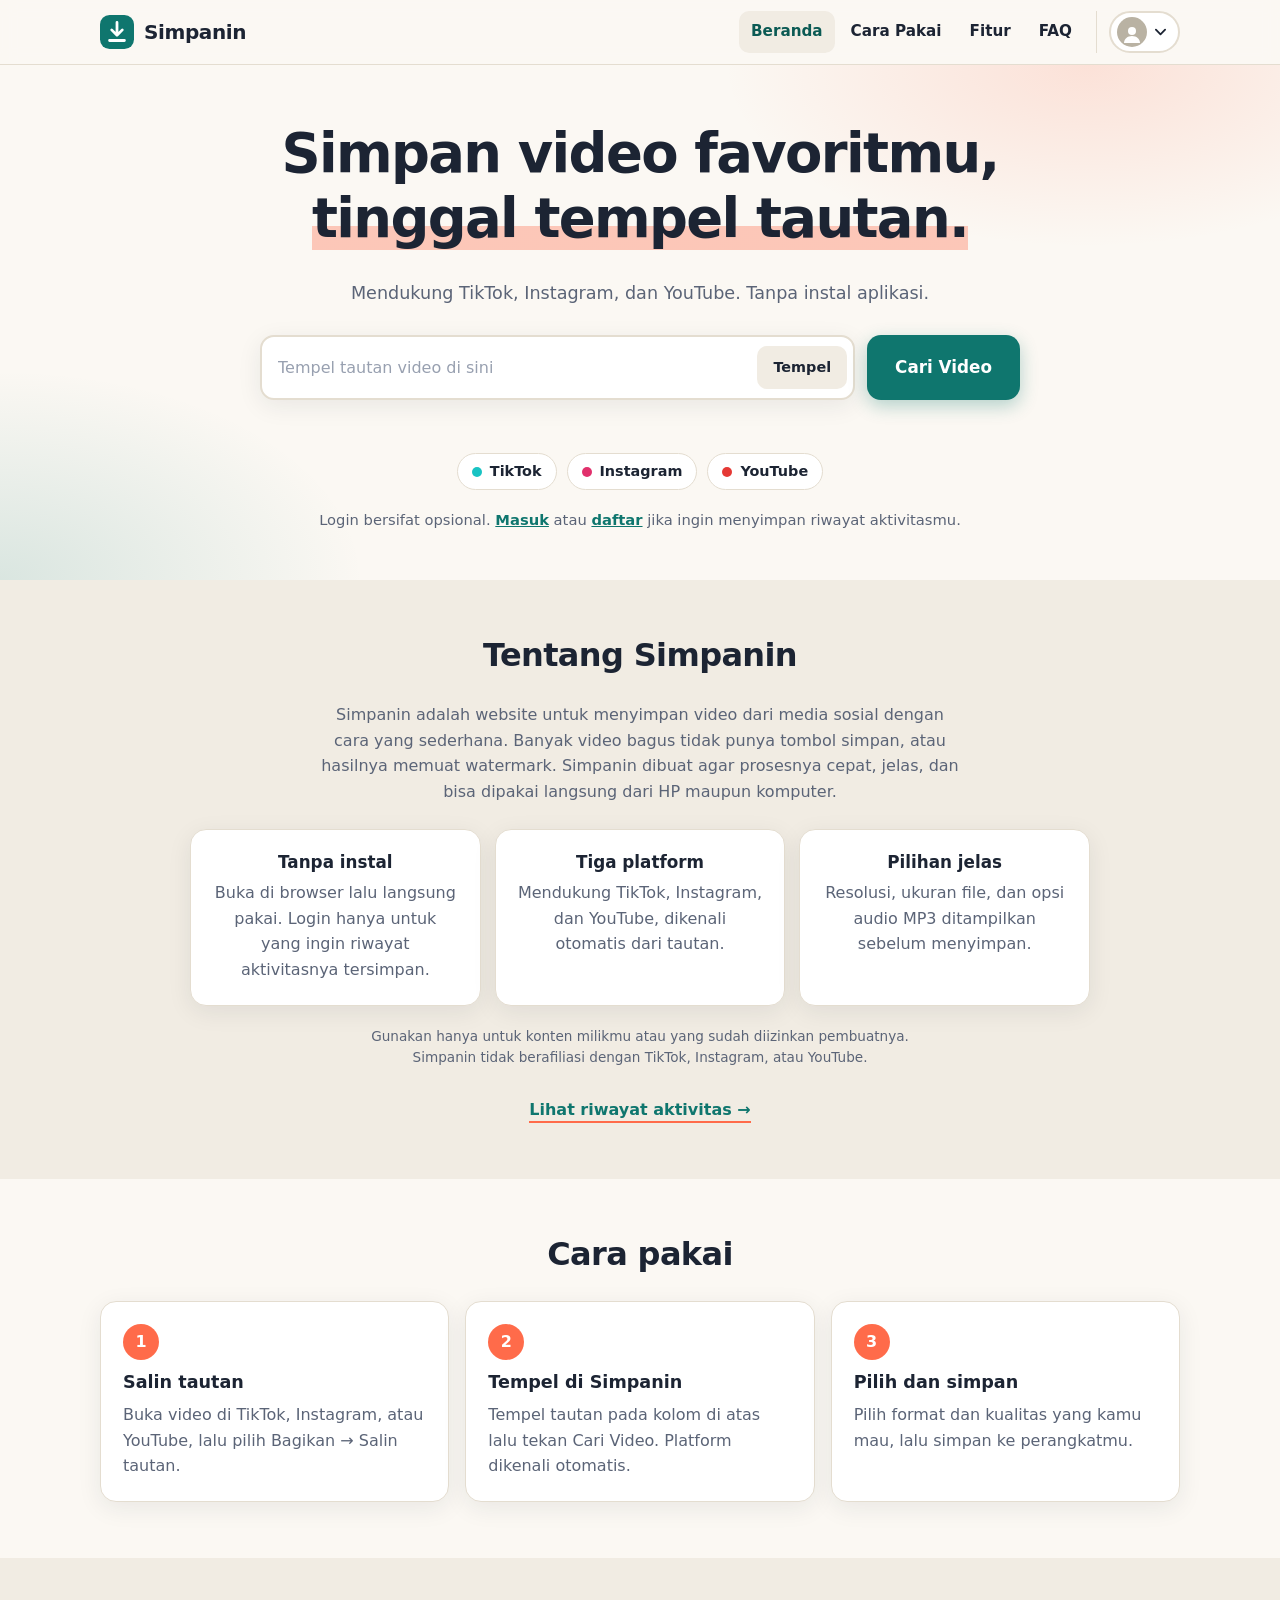
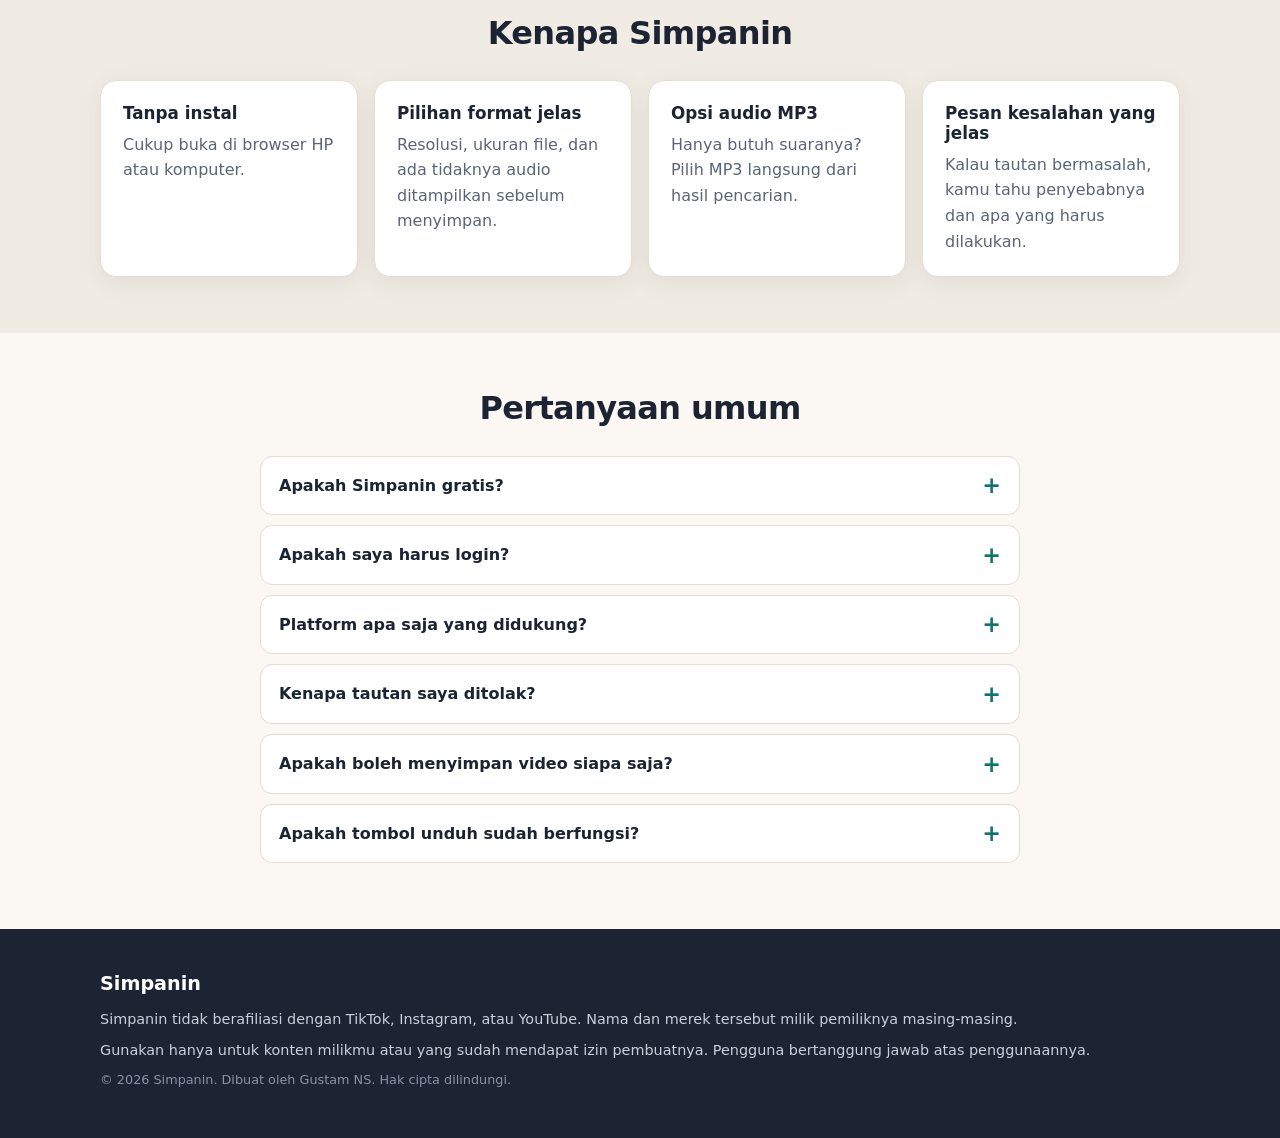
<file: index.html>
<!DOCTYPE html>
<html lang="id">
<head>
  <meta charset="UTF-8">
  <meta name="viewport" content="width=device-width, initial-scale=1">
  <title>Simpanin</title>
  <meta http-equiv="refresh" content="0; url=beranda.html">
  <link rel="canonical" href="beranda.html">
</head>
<body>
  <p>Mengalihkan ke <a href="beranda.html">Beranda Simpanin</a>...</p>
  <script>window.location.replace('beranda.html');</script>
</body>
</html>
</file>
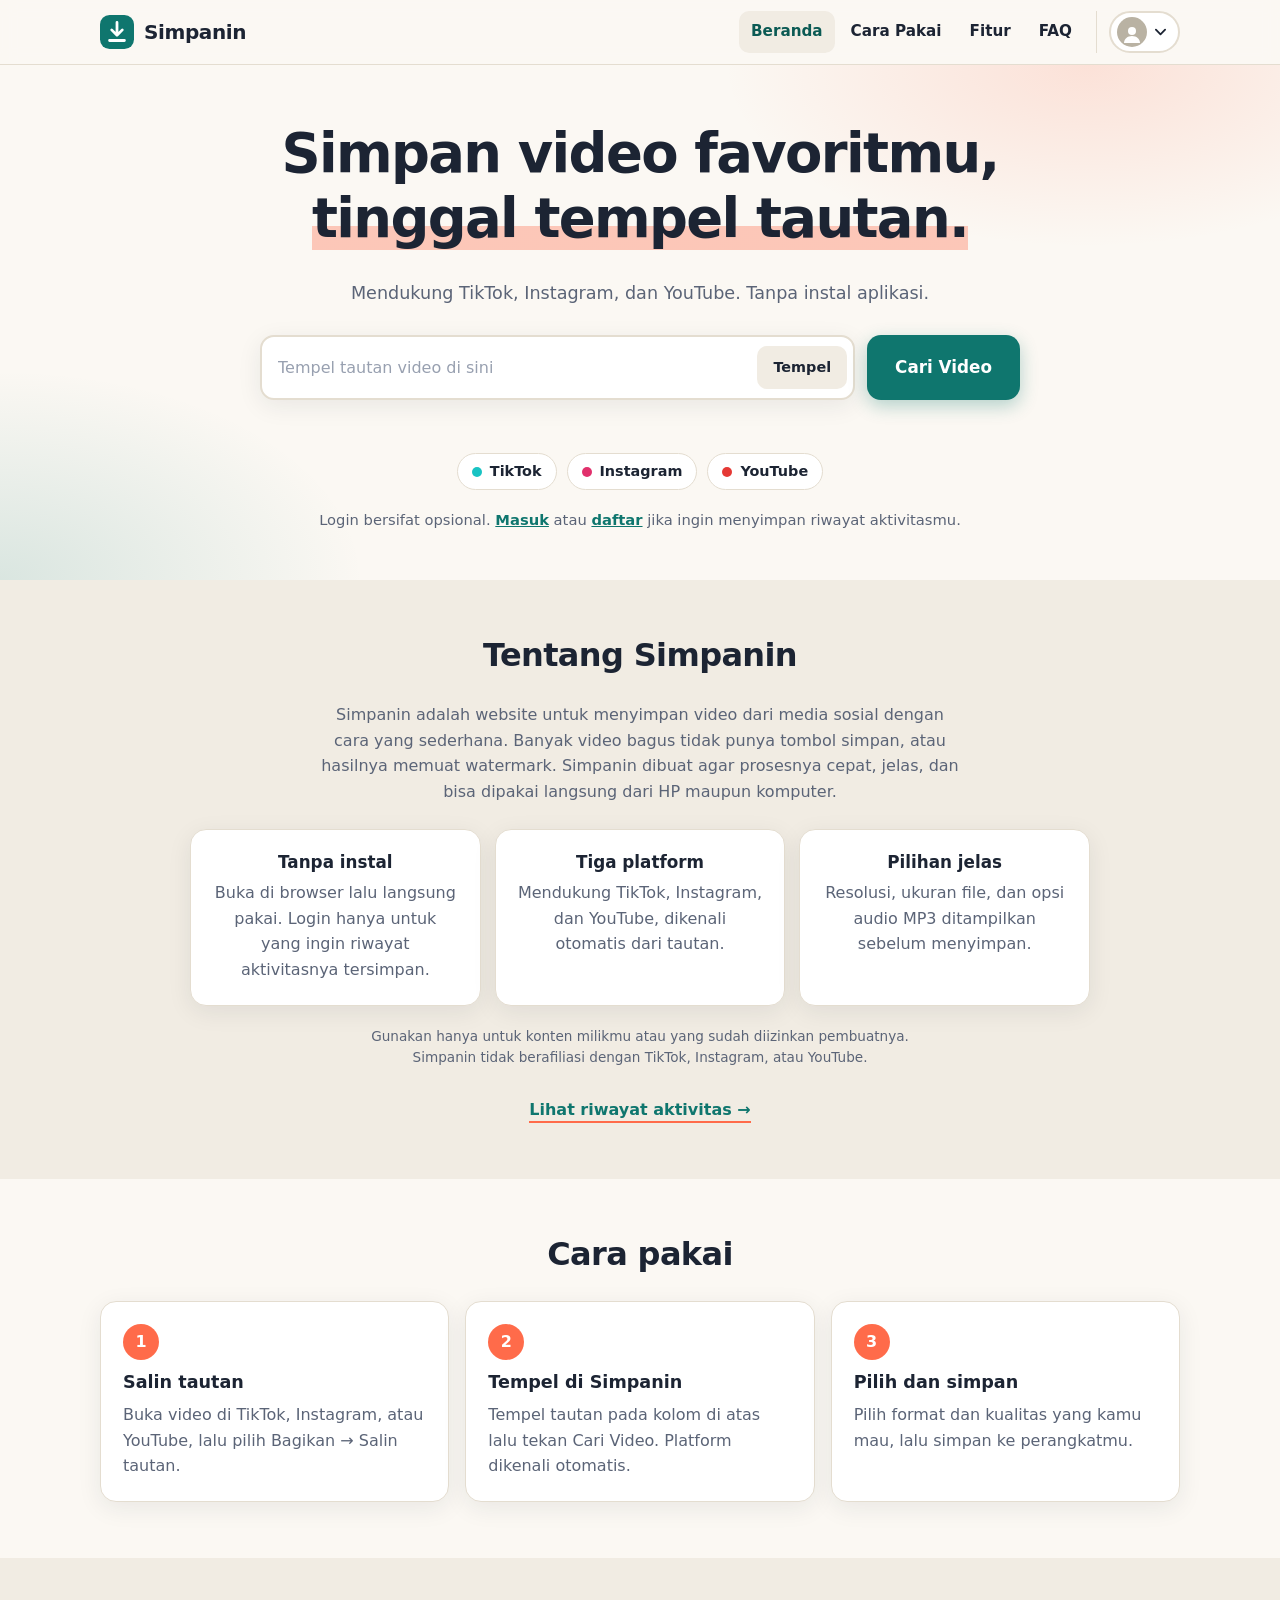
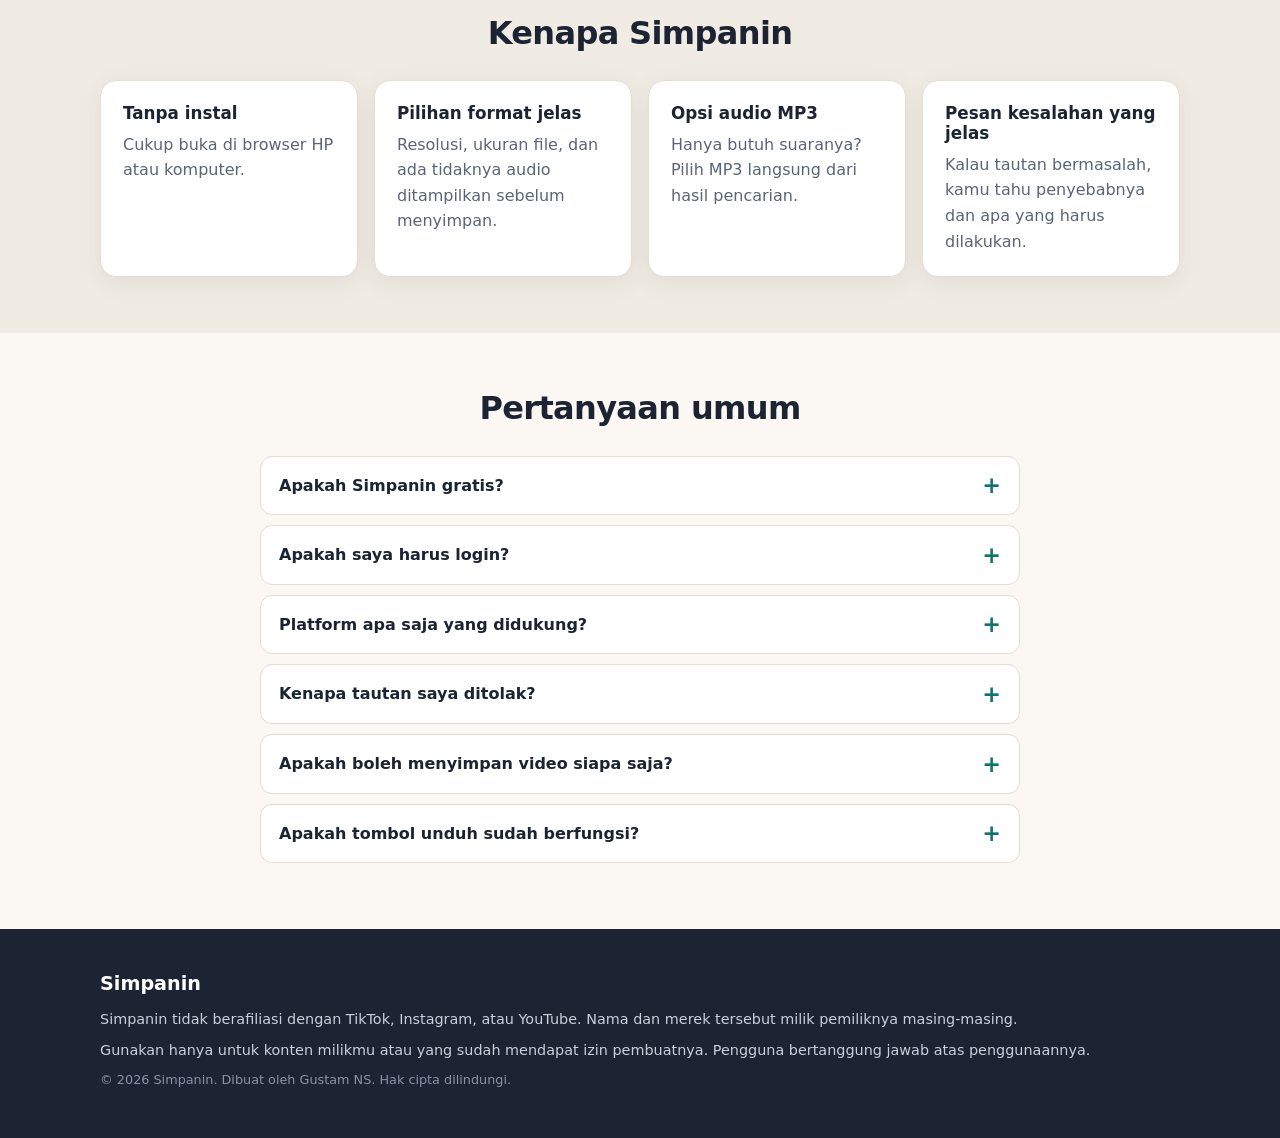
<file: beranda.html>
<!DOCTYPE html>
<html lang="id">
<head>
  <meta charset="UTF-8">
  <meta name="viewport" content="width=device-width, initial-scale=1">
  <title>Simpanin - Unduh Video TikTok, Instagram, dan YouTube</title>
  <meta name="description" content="Simpanin membantu menyimpan video dari TikTok, Instagram, dan YouTube. Tempel tautan, pilih format, selesai.">
  <link rel="stylesheet" href="style.css">
</head>
<body>
  <a class="lewati" href="#utama">Lewati ke konten utama</a>

  <header class="topbar">
    <div class="wadah topbar-isi">
      <a class="logo" href="beranda.html" aria-label="Simpanin, ke halaman sapaan">
        <svg class="logo-ikon" viewBox="0 0 32 32" aria-hidden="true">
          <rect width="32" height="32" rx="9" fill="currentColor"/>
          <path d="M16 7v12m0 0-5-5m5 5 5-5M9 24h14" fill="none" stroke="#fff" stroke-width="2.6" stroke-linecap="round" stroke-linejoin="round"/>
        </svg>
        <span class="logo-teks">Simpanin</span>
      </a>

      <button class="btn-menu" id="btn-menu" type="button" aria-expanded="false" aria-controls="menu-nav">
        <span class="sr-only">Buka menu</span>
        <span class="garis"></span><span class="garis"></span><span class="garis"></span>
      </button>

      <nav class="menu" id="menu-nav" aria-label="Navigasi utama">
        <a href="beranda.html" aria-current="page">Beranda</a>
        <a href="beranda.html#cara-pakai">Cara Pakai</a>
        <a href="beranda.html#fitur">Fitur</a>
        <a href="beranda.html#faq">FAQ</a>

        <!-- Menu akun: ikon profil kosong (belum login) atau "Halo, GN" (sudah login) -->
        <div class="akun" id="akun">
          <button type="button" class="btn-profil" id="btn-profil" aria-haspopup="true" aria-expanded="false" aria-controls="menu-akun" aria-label="Menu akun" title="Menu akun">
            <span class="avatar-kosong" data-hanya="tamu" aria-hidden="true">
              <svg viewBox="0 0 24 24"><circle cx="12" cy="9" r="4" fill="currentColor"/><path d="M4 21c0-4.2 3.6-7 8-7s8 2.8 8 7z" fill="currentColor"/></svg>
            </span>
            <span class="profil-teks" data-hanya="masuk" hidden>Halo, <strong id="nama-akun"></strong></span>
            <svg class="panah" viewBox="0 0 12 8" aria-hidden="true"><path d="M1 1.5l5 5 5-5" fill="none" stroke="currentColor" stroke-width="2" stroke-linecap="round" stroke-linejoin="round"/></svg>
          </button>

          <ul class="menu-akun" id="menu-akun" hidden>
            <li class="menu-akun-kepala" data-hanya="masuk" hidden>
              <strong id="akun-nama-penuh"></strong>
              <span id="akun-email"></span>
            </li>
            <li data-hanya="masuk" hidden><a href="riwayat.html">Riwayat</a></li>
            <li><a href="lapor.html">Lapor Konten</a></li>
            <li class="pemisah" data-hanya="tamu" role="separator"></li>
            <li data-hanya="tamu"><button type="button" data-buka-akun="masuk">Masuk</button></li>
            <li data-hanya="tamu"><button type="button" data-buka-akun="daftar">Daftar</button></li>
            <li class="pemisah" data-hanya="masuk" role="separator" hidden></li>
            <li data-hanya="masuk" hidden><button type="button" id="btn-keluar">Keluar</button></li>
          </ul>
        </div>
      </nav>
    </div>
  </header>

  <main id="utama">
    <section class="hero" id="beranda">
      <div class="wadah hero-isi">
        <h1>Simpan video favoritmu, <span class="sorot">tinggal tempel tautan.</span></h1>
        <p class="hero-deskripsi">Mendukung TikTok, Instagram, dan YouTube. Tanpa instal aplikasi.</p>

        <form class="form-unduh" id="form-unduh" novalidate>
          <label class="sr-only" for="input-tautan">Tautan video</label>
          <div class="kolom-input" id="kolom-input">
            <input type="text" id="input-tautan" name="tautan" inputmode="url" autocomplete="off"
                   placeholder="Tempel tautan video di sini" aria-describedby="pesan-error status">
            <button type="button" class="btn-hapus" id="btn-hapus" aria-label="Hapus tautan" hidden>&times;</button>
            <button type="button" class="btn-tempel" id="btn-tempel">Tempel</button>
          </div>
          <button type="submit" class="btn-utama" id="btn-unduh">
            <span class="btn-label">Cari Video</span>
            <span class="spinner" aria-hidden="true"></span>
          </button>
        </form>

        <p class="pesan-error" id="pesan-error" role="alert" hidden></p>
        <p class="status" id="status" role="status" aria-live="polite"></p>

        <ul class="platform" aria-label="Platform yang didukung">
          <li><span class="titik titik-tiktok"></span>TikTok</li>
          <li><span class="titik titik-instagram"></span>Instagram</li>
          <li><span class="titik titik-youtube"></span>YouTube</li>
        </ul>

        <p class="petunjuk-akun" data-hanya="tamu">
          Login bersifat opsional. <button type="button" class="tautan-tombol" data-buka-akun="masuk">Masuk</button> atau
          <button type="button" class="tautan-tombol" data-buka-akun="daftar">daftar</button> jika ingin menyimpan riwayat aktivitasmu.
        </p>
      </div>
    </section>

    <!-- HASIL -->
    <section class="hasil" id="hasil" aria-labelledby="judul-hasil" hidden>
      <div class="wadah">
        <div class="kartu hasil-kartu">
          <div class="thumb" id="thumb" aria-hidden="true">
            <span class="thumb-platform" id="hasil-platform">Platform</span>
            <svg viewBox="0 0 24 24" class="thumb-play"><path d="M8 5v14l11-7z" fill="currentColor"/></svg>
            <span class="thumb-durasi" id="hasil-durasi">0:00</span>
          </div>

          <div class="hasil-info">
            <h2 id="judul-hasil">Video ditemukan</h2>
            <p class="hasil-judul" id="hasil-judul"></p>
            <p class="hasil-meta">Pembuat: <span id="hasil-pembuat"></span></p>
            <p class="hasil-tautan" id="hasil-tautan"></p>
            <p class="catatan">Data di atas adalah contoh (demo). Pada tahap UAS, informasi diambil dari video yang sebenarnya.</p>
            <p class="petunjuk-riwayat" data-hanya="tamu">
              Ingin pencarian dan unduhanmu tersimpan?
              <button type="button" class="tautan-tombol" data-buka-akun="masuk">Masuk (opsional)</button>
            </p>
            <p class="petunjuk-riwayat petunjuk-ok" data-hanya="masuk" hidden>Pencarian ini tercatat di <a href="riwayat.html">riwayatmu</a>.</p>
          </div>

          <div class="hasil-opsi">
            <h3>Pilih format</h3>
            <ul class="daftar-opsi" id="daftar-opsi"></ul>
            <button type="button" class="btn-sekunder" id="btn-ulang">Cari video lain</button>
          </div>
        </div>
      </div>
    </section>

    <!-- TENTANG SIMPANIN -->
    <section class="seksi tentang" id="tentang" aria-labelledby="judul-tentang">
      <div class="wadah wadah-sempit">
        <h2 id="judul-tentang">Tentang Simpanin</h2>
        <p class="tentang-teks">
          Simpanin adalah website untuk menyimpan video dari media sosial dengan cara yang sederhana. Banyak video bagus tidak punya tombol simpan, atau hasilnya memuat watermark. Simpanin dibuat agar prosesnya cepat, jelas, dan bisa dipakai langsung dari HP maupun komputer.
        </p>

        <ul class="tentang-daftar">
          <li class="kartu">
            <h3>Tanpa instal</h3>
            <p>Buka di browser lalu langsung pakai. Login hanya untuk yang ingin riwayat aktivitasnya tersimpan.</p>
          </li>
          <li class="kartu">
            <h3>Tiga platform</h3>
            <p>Mendukung TikTok, Instagram, dan YouTube, dikenali otomatis dari tautan.</p>
          </li>
          <li class="kartu">
            <h3>Pilihan jelas</h3>
            <p>Resolusi, ukuran file, dan opsi audio MP3 ditampilkan sebelum menyimpan.</p>
          </li>
        </ul>

        <p class="catatan tentang-catatan">
          Gunakan hanya untuk konten milikmu atau yang sudah diizinkan pembuatnya. Simpanin tidak berafiliasi dengan TikTok, Instagram, atau YouTube.
        </p>

        <p class="pindah-tampilan">
          <a class="tautan-riwayat" href="riwayat.html">Lihat riwayat aktivitas <span aria-hidden="true">&rarr;</span></a>
        </p>
      </div>
    </section>

    <!-- CARA PAKAI -->
    <section class="seksi" id="cara-pakai" aria-labelledby="judul-cara">
      <div class="wadah">
        <h2 id="judul-cara">Cara pakai</h2>
        <ol class="langkah">
          <li class="kartu">
            <span class="nomor">1</span>
            <h3>Salin tautan</h3>
            <p>Buka video di TikTok, Instagram, atau YouTube, lalu pilih Bagikan &rarr; Salin tautan.</p>
          </li>
          <li class="kartu">
            <span class="nomor">2</span>
            <h3>Tempel di Simpanin</h3>
            <p>Tempel tautan pada kolom di atas lalu tekan Cari Video. Platform dikenali otomatis.</p>
          </li>
          <li class="kartu">
            <span class="nomor">3</span>
            <h3>Pilih dan simpan</h3>
            <p>Pilih format dan kualitas yang kamu mau, lalu simpan ke perangkatmu.</p>
          </li>
        </ol>
      </div>
    </section>

    <!-- FITUR -->
    <section class="seksi seksi-warna" id="fitur" aria-labelledby="judul-fitur">
      <div class="wadah">
        <h2 id="judul-fitur">Kenapa Simpanin</h2>
        <div class="grid-fitur">
          <article class="kartu fitur">
            <h3>Tanpa instal</h3>
            <p>Cukup buka di browser HP atau komputer.</p>
          </article>
          <article class="kartu fitur">
            <h3>Pilihan format jelas</h3>
            <p>Resolusi, ukuran file, dan ada tidaknya audio ditampilkan sebelum menyimpan.</p>
          </article>
          <article class="kartu fitur">
            <h3>Opsi audio MP3</h3>
            <p>Hanya butuh suaranya? Pilih MP3 langsung dari hasil pencarian.</p>
          </article>
          <article class="kartu fitur">
            <h3>Pesan kesalahan yang jelas</h3>
            <p>Kalau tautan bermasalah, kamu tahu penyebabnya dan apa yang harus dilakukan.</p>
          </article>
        </div>
      </div>
    </section>

    <!-- FAQ -->
    <section class="seksi" id="faq" aria-labelledby="judul-faq">
      <div class="wadah wadah-sempit">
        <h2 id="judul-faq">Pertanyaan umum</h2>
        <details class="faq">
          <summary>Apakah Simpanin gratis?</summary>
          <p>Ya, fitur utama gratis dan tidak memerlukan akun.</p>
        </details>
        <details class="faq">
          <summary>Apakah saya harus login?</summary>
          <p>Tidak. Semua fitur utama bisa dipakai tanpa akun. Login hanya untuk yang ingin riwayat pencarian dan unduhannya tersimpan.</p>
        </details>
        <details class="faq">
          <summary>Platform apa saja yang didukung?</summary>
          <p>TikTok, Instagram, dan YouTube. Platform lain mungkin ditambahkan nanti.</p>
        </details>
        <details class="faq">
          <summary>Kenapa tautan saya ditolak?</summary>
          <p>Tautan harus berasal dari TikTok, Instagram, atau YouTube dan mengarah ke sebuah video, bukan ke beranda atau profil. Video dari akun privat tidak dapat diproses.</p>
        </details>
        <details class="faq">
          <summary>Apakah boleh menyimpan video siapa saja?</summary>
          <p>Video dilindungi hak cipta. Gunakan Simpanin hanya untuk konten milikmu sendiri atau yang pembuatnya sudah mengizinkan. Syarat platform asal juga berlaku, dan pengguna bertanggung jawab atas penggunaannya.</p>
        </details>
        <details class="faq">
          <summary>Apakah tombol unduh sudah berfungsi?</summary>
          <p>Belum. Ini versi tahap UTS: tampilan, validasi tautan, dan alurnya sudah berjalan dengan data contoh. Proses unduhan sungguhan menyusul di tahap berikutnya.</p>
        </details>
      </div>
    </section>
  </main>

  <footer class="footer">
    <div class="wadah">
      <p class="footer-nama">Simpanin</p>
      <p>Simpanin tidak berafiliasi dengan TikTok, Instagram, atau YouTube. Nama dan merek tersebut milik pemiliknya masing-masing.</p>
      <p>Gunakan hanya untuk konten milikmu atau yang sudah mendapat izin pembuatnya. Pengguna bertanggung jawab atas penggunaannya.</p>
      <p class="footer-kecil">&copy; 2026 Simpanin. Dibuat oleh Gustam NS. Hak cipta dilindungi.</p>
    </div>
  </footer>

  <script src="script.js" defer></script>
  <script src="beranda.js" defer></script>
</body>
</html>
</file>
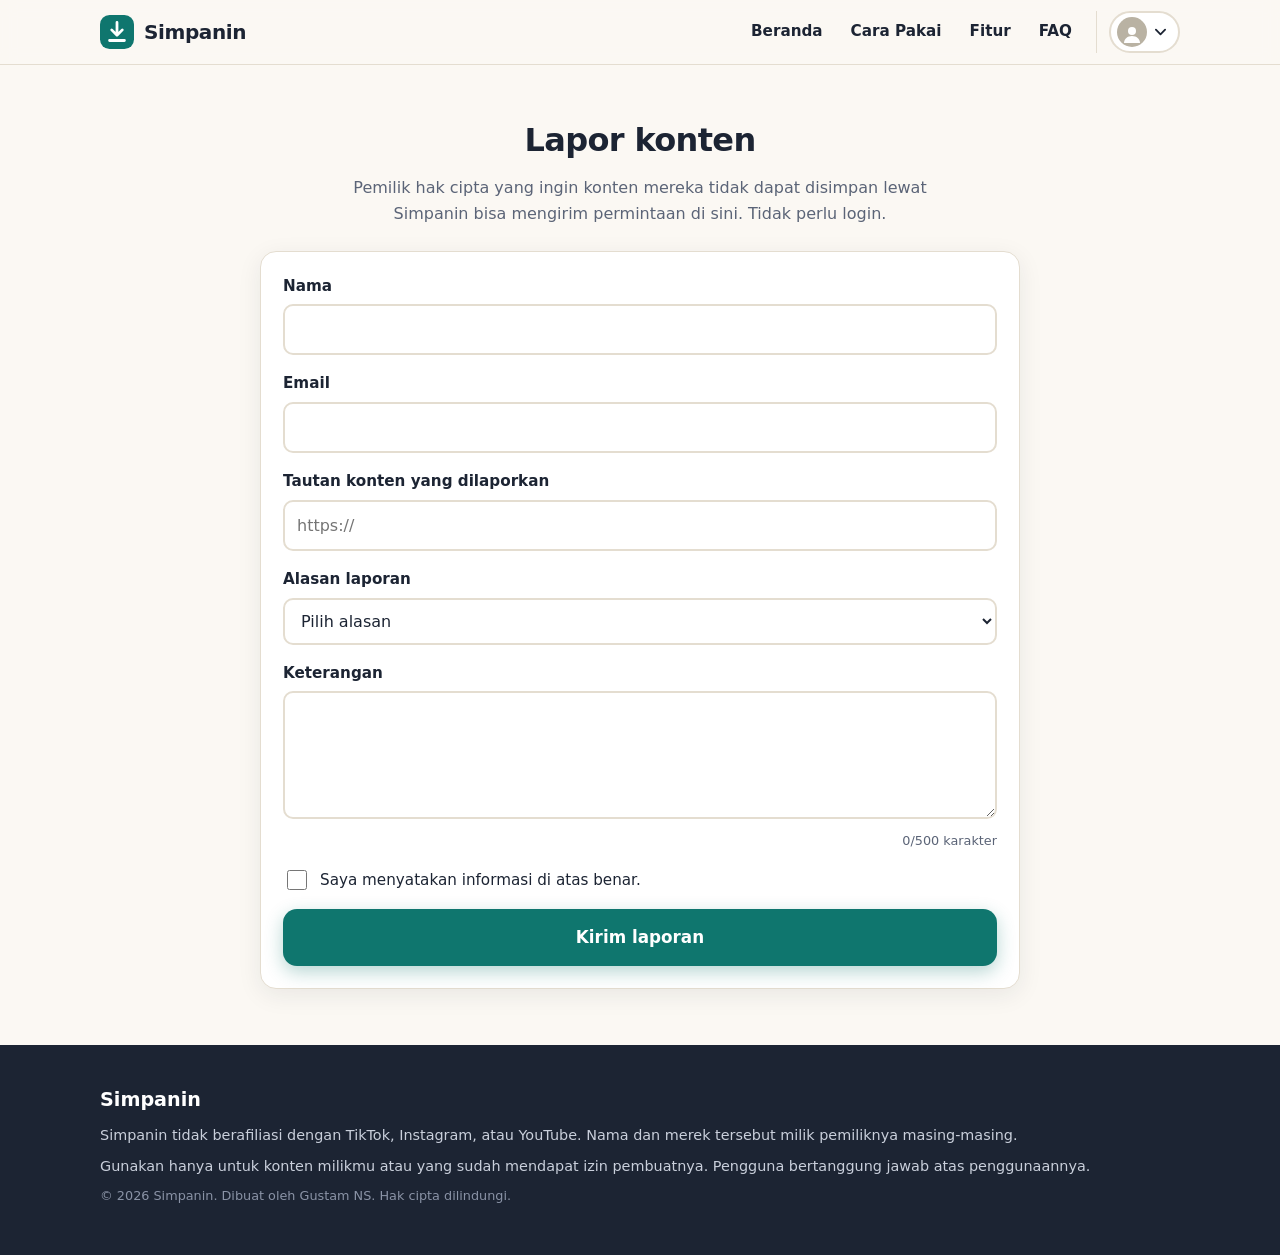
<file: lapor.html>
<!DOCTYPE html>
<html lang="id">
<head>
  <meta charset="UTF-8">
  <meta name="viewport" content="width=device-width, initial-scale=1">
  <title>Lapor Konten - Simpanin</title>
  <meta name="description" content="Laporkan konten yang melanggar hak cipta atau privasi di Simpanin.">
  <link rel="stylesheet" href="style.css">
</head>
<body>
  <a class="lewati" href="#utama">Lewati ke konten utama</a>

  <header class="topbar">
    <div class="wadah topbar-isi">
      <a class="logo" href="Landing%20Page/sapaan.html" aria-label="Simpanin, ke halaman sapaan">
        <svg class="logo-ikon" viewBox="0 0 32 32" aria-hidden="true">
          <rect width="32" height="32" rx="9" fill="currentColor"/>
          <path d="M16 7v12m0 0-5-5m5 5 5-5M9 24h14" fill="none" stroke="#fff" stroke-width="2.6" stroke-linecap="round" stroke-linejoin="round"/>
        </svg>
        <span class="logo-teks">Simpanin</span>
      </a>

      <button class="btn-menu" id="btn-menu" type="button" aria-expanded="false" aria-controls="menu-nav">
        <span class="sr-only">Buka menu</span>
        <span class="garis"></span><span class="garis"></span><span class="garis"></span>
      </button>

      <nav class="menu" id="menu-nav" aria-label="Navigasi utama">
        <a href="beranda.html">Beranda</a>
        <a href="beranda.html#cara-pakai">Cara Pakai</a>
        <a href="beranda.html#fitur">Fitur</a>
        <a href="beranda.html#faq">FAQ</a>

        <!-- Menu akun: ikon profil kosong (belum login) atau "Halo, GN" (sudah login) -->
        <div class="akun" id="akun">
          <button type="button" class="btn-profil" id="btn-profil" aria-haspopup="true" aria-expanded="false" aria-controls="menu-akun" aria-label="Menu akun" title="Menu akun">
            <span class="avatar-kosong" data-hanya="tamu" aria-hidden="true">
              <svg viewBox="0 0 24 24"><circle cx="12" cy="9" r="4" fill="currentColor"/><path d="M4 21c0-4.2 3.6-7 8-7s8 2.8 8 7z" fill="currentColor"/></svg>
            </span>
            <span class="profil-teks" data-hanya="masuk" hidden>Halo, <strong id="nama-akun"></strong></span>
            <svg class="panah" viewBox="0 0 12 8" aria-hidden="true"><path d="M1 1.5l5 5 5-5" fill="none" stroke="currentColor" stroke-width="2" stroke-linecap="round" stroke-linejoin="round"/></svg>
          </button>

          <ul class="menu-akun" id="menu-akun" hidden>
            <li class="menu-akun-kepala" data-hanya="masuk" hidden>
              <strong id="akun-nama-penuh"></strong>
              <span id="akun-email"></span>
            </li>
            <li data-hanya="masuk" hidden><a href="riwayat.html">Riwayat</a></li>
            <li><a href="lapor.html" aria-current="page">Lapor Konten</a></li>
            <li class="pemisah" data-hanya="tamu" role="separator"></li>
            <li data-hanya="tamu"><button type="button" data-buka-akun="masuk">Masuk</button></li>
            <li data-hanya="tamu"><button type="button" data-buka-akun="daftar">Daftar</button></li>
            <li class="pemisah" data-hanya="masuk" role="separator" hidden></li>
            <li data-hanya="masuk" hidden><button type="button" id="btn-keluar">Keluar</button></li>
          </ul>
        </div>
      </nav>
    </div>
  </header>

  <main id="utama">
    <section class="seksi" id="lapor" aria-labelledby="judul-lapor">
      <div class="wadah wadah-sempit">
        <h1 class="judul-halaman" id="judul-lapor">Lapor konten</h1>
        <p class="pengantar">Pemilik hak cipta yang ingin konten mereka tidak dapat disimpan lewat Simpanin bisa mengirim permintaan di sini. Tidak perlu login.</p>

        <form class="kartu form-lapor" id="form-lapor" novalidate>
          <div class="field">
            <label for="lap-nama">Nama</label>
            <input type="text" id="lap-nama" name="nama" autocomplete="name">
            <p class="field-error" id="err-lap-nama" hidden></p>
          </div>

          <div class="field">
            <label for="lap-email">Email</label>
            <input type="email" id="lap-email" name="email" autocomplete="email">
            <p class="field-error" id="err-lap-email" hidden></p>
          </div>

          <p class="info-otomatis" id="lap-otomatis" hidden>Nama dan email diisi otomatis dari akunmu.</p>

          <div class="field">
            <label for="lap-tautan">Tautan konten yang dilaporkan</label>
            <input type="text" id="lap-tautan" name="tautan" inputmode="url" placeholder="https://">
            <p class="field-error" id="err-lap-tautan" hidden></p>
          </div>

          <div class="field">
            <label for="lap-alasan">Alasan laporan</label>
            <select id="lap-alasan" name="alasan">
              <option value="">Pilih alasan</option>
              <option value="hak-cipta">Pelanggaran hak cipta</option>
              <option value="privasi">Pelanggaran privasi</option>
              <option value="lainnya">Lainnya</option>
            </select>
            <p class="field-error" id="err-lap-alasan" hidden></p>
          </div>

          <div class="field">
            <label for="lap-ket">Keterangan</label>
            <textarea id="lap-ket" name="keterangan" rows="4" maxlength="500"></textarea>
            <p class="field-bantu"><span id="hitung-ket">0</span>/500 karakter</p>
            <p class="field-error" id="err-lap-ket" hidden></p>
          </div>

          <div class="field field-cek">
            <input type="checkbox" id="lap-setuju" name="setuju">
            <label for="lap-setuju">Saya menyatakan informasi di atas benar.</label>
            <p class="field-error" id="err-lap-setuju" hidden></p>
          </div>

          <button type="submit" class="btn-utama">Kirim laporan</button>
          <p class="sukses" id="lap-sukses" role="status" hidden></p>
        </form>
      </div>
    </section>
  </main>

  <footer class="footer">
    <div class="wadah">
      <p class="footer-nama">Simpanin</p>
      <p>Simpanin tidak berafiliasi dengan TikTok, Instagram, atau YouTube. Nama dan merek tersebut milik pemiliknya masing-masing.</p>
      <p>Gunakan hanya untuk konten milikmu atau yang sudah mendapat izin pembuatnya. Pengguna bertanggung jawab atas penggunaannya.</p>
      <p class="footer-kecil">&copy; 2026 Simpanin. Dibuat oleh Gustam NS. Hak cipta dilindungi.</p>
    </div>
  </footer>

  <script src="script.js" defer></script>
  <script src="lapor.js" defer></script>
</body>
</html>
</file>
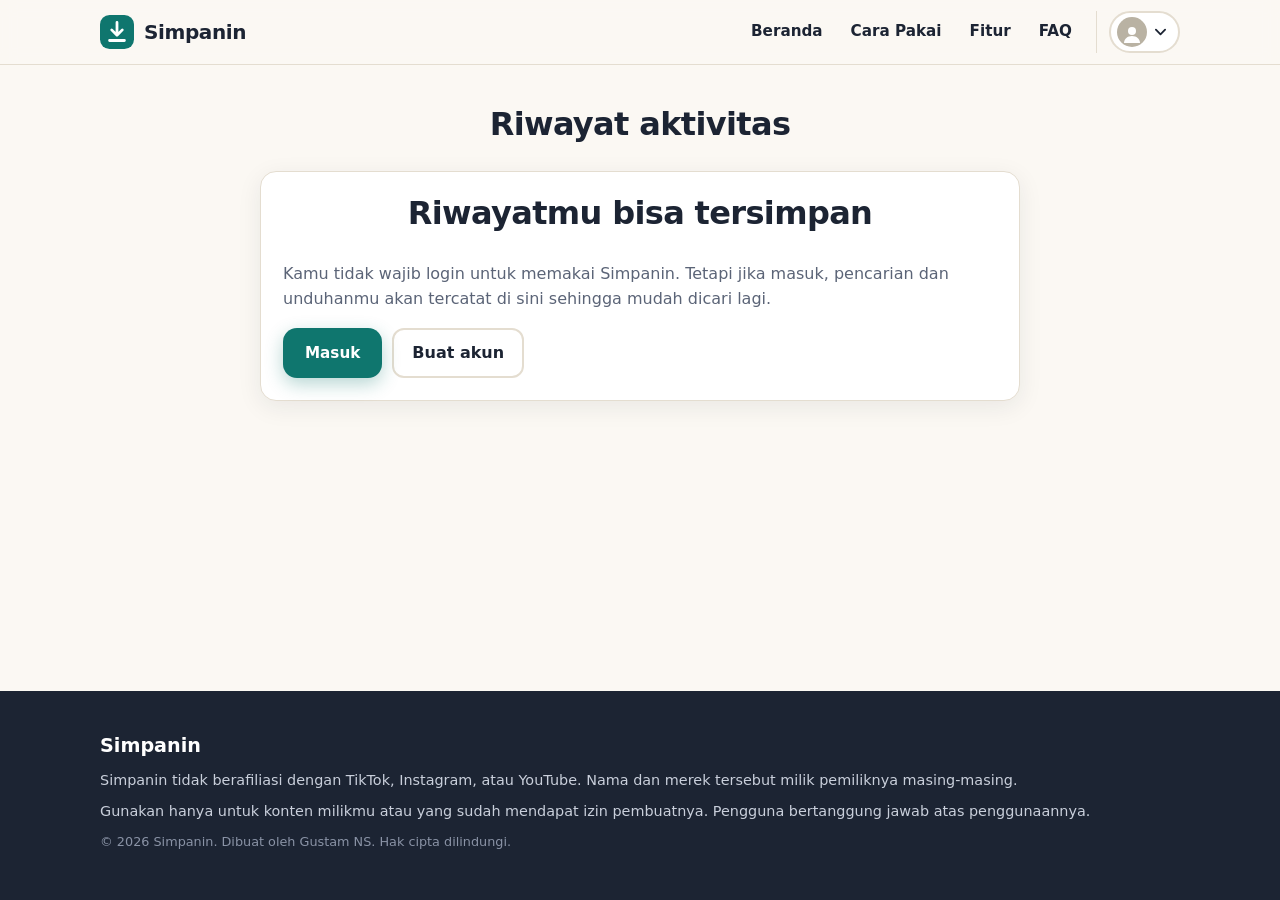
<file: riwayat.html>
<!DOCTYPE html>
<html lang="id">
<head>
  <meta charset="UTF-8">
  <meta name="viewport" content="width=device-width, initial-scale=1">
  <title>Riwayat - Simpanin</title>
  <meta name="description" content="Riwayat pencarian dan unduhan di Simpanin untuk pengguna yang masuk.">
  <link rel="stylesheet" href="style.css">
</head>
<body>
  <a class="lewati" href="#utama">Lewati ke konten utama</a>

  <header class="topbar">
    <div class="wadah topbar-isi">
      <a class="logo" href="beranda.html" aria-label="Simpanin, ke halaman sapaan">
        <svg class="logo-ikon" viewBox="0 0 32 32" aria-hidden="true">
          <rect width="32" height="32" rx="9" fill="currentColor"/>
          <path d="M16 7v12m0 0-5-5m5 5 5-5M9 24h14" fill="none" stroke="#fff" stroke-width="2.6" stroke-linecap="round" stroke-linejoin="round"/>
        </svg>
        <span class="logo-teks">Simpanin</span>
      </a>

      <button class="btn-menu" id="btn-menu" type="button" aria-expanded="false" aria-controls="menu-nav">
        <span class="sr-only">Buka menu</span>
        <span class="garis"></span><span class="garis"></span><span class="garis"></span>
      </button>

      <nav class="menu" id="menu-nav" aria-label="Navigasi utama">
        <a href="beranda.html">Beranda</a>
        <a href="beranda.html#cara-pakai">Cara Pakai</a>
        <a href="beranda.html#fitur">Fitur</a>
        <a href="beranda.html#faq">FAQ</a>

        <!-- Menu akun: ikon profil kosong (belum login) atau "Halo, GN" (sudah login) -->
        <div class="akun" id="akun">
          <button type="button" class="btn-profil" id="btn-profil" aria-haspopup="true" aria-expanded="false" aria-controls="menu-akun" aria-label="Menu akun" title="Menu akun">
            <span class="avatar-kosong" data-hanya="tamu" aria-hidden="true">
              <svg viewBox="0 0 24 24"><circle cx="12" cy="9" r="4" fill="currentColor"/><path d="M4 21c0-4.2 3.6-7 8-7s8 2.8 8 7z" fill="currentColor"/></svg>
            </span>
            <span class="profil-teks" data-hanya="masuk" hidden>Halo, <strong id="nama-akun"></strong></span>
            <svg class="panah" viewBox="0 0 12 8" aria-hidden="true"><path d="M1 1.5l5 5 5-5" fill="none" stroke="currentColor" stroke-width="2" stroke-linecap="round" stroke-linejoin="round"/></svg>
          </button>

          <ul class="menu-akun" id="menu-akun" hidden>
            <li class="menu-akun-kepala" data-hanya="masuk" hidden>
              <strong id="akun-nama-penuh"></strong>
              <span id="akun-email"></span>
            </li>
            <li data-hanya="masuk" hidden><a href="riwayat.html" aria-current="page">Riwayat</a></li>
            <li><a href="lapor.html">Lapor Konten</a></li>
            <li class="pemisah" data-hanya="tamu" role="separator"></li>
            <li data-hanya="tamu"><button type="button" data-buka-akun="masuk">Masuk</button></li>
            <li data-hanya="tamu"><button type="button" data-buka-akun="daftar">Daftar</button></li>
            <li class="pemisah" data-hanya="masuk" role="separator" hidden></li>
            <li data-hanya="masuk" hidden><button type="button" id="btn-keluar">Keluar</button></li>
          </ul>
        </div>
      </nav>
    </div>
  </header>

  <main id="utama">
    <section class="seksi seksi-riwayat" id="riwayat" aria-labelledby="judul-riwayat">
      <div class="wadah wadah-sempit">
        <h1 class="judul-halaman" id="judul-riwayat">Riwayat aktivitas</h1>

        <!-- Tampilan untuk pengunjung yang belum login -->
        <div class="kartu riwayat-tamu" data-hanya="tamu">
          <h2>Riwayatmu bisa tersimpan</h2>
          <p>Kamu tidak wajib login untuk memakai Simpanin. Tetapi jika masuk, pencarian dan unduhanmu akan tercatat di sini sehingga mudah dicari lagi.</p>
          <div class="aksi-baris">
            <button type="button" class="btn-utama btn-kecil" data-buka-akun="masuk">Masuk</button>
            <button type="button" class="btn-sekunder" data-buka-akun="daftar">Buat akun</button>
          </div>
        </div>

        <!-- Tampilan untuk pengguna yang sudah login -->
        <div class="riwayat-isi" id="riwayat-isi" data-hanya="masuk" hidden>
          <div class="riwayat-kepala">
            <p class="riwayat-ringkasan" id="riwayat-ringkasan"></p>
            <button type="button" class="btn-bahaya" id="btn-hapus-semua" hidden>Hapus semua</button>
          </div>

          <div class="filter-baris" id="filter-riwayat" role="group" aria-label="Saring riwayat">
            <button type="button" class="filter aktif" data-filter="semua" aria-pressed="true">Semua</button>
            <button type="button" class="filter" data-filter="unduh" aria-pressed="false">Unduhan</button>
            <button type="button" class="filter" data-filter="cari" aria-pressed="false">Pencarian</button>
          </div>

          <p class="riwayat-kosong" id="riwayat-kosong" hidden></p>
          <ul class="daftar-riwayat" id="daftar-riwayat"></ul>
        </div>
      </div>
    </section>
  </main>

  <footer class="footer">
    <div class="wadah">
      <p class="footer-nama">Simpanin</p>
      <p>Simpanin tidak berafiliasi dengan TikTok, Instagram, atau YouTube. Nama dan merek tersebut milik pemiliknya masing-masing.</p>
      <p>Gunakan hanya untuk konten milikmu atau yang sudah mendapat izin pembuatnya. Pengguna bertanggung jawab atas penggunaannya.</p>
      <p class="footer-kecil">&copy; 2026 Simpanin. Dibuat oleh Gustam NS. Hak cipta dilindungi.</p>
    </div>
  </footer>

  <script src="script.js" defer></script>
  <script src="riwayat.js" defer></script>
</body>
</html>
</file>
<file: style.css>
/* ===== Simpanin - style.css (tahap UTS) ===== */

:root {
  --latar: #fbf8f3;
  --latar-warna: #f1ece3;
  --kartu: #ffffff;
  --tinta: #1c2433;
  --tinta-lembut: #5b6477;
  --garis: #e4ddd0;
  --utama: #0f766e;
  --utama-gelap: #0b5a54;
  --aksen: #ff6b4a;
  --bahaya: #c0392b;
  --bahaya-latar: #fdeceb;
  --sukses: #1b7a46;
  --sukses-latar: #e6f5ec;
  --radius: 16px;
  --bayangan: 0 6px 24px rgba(28, 36, 51, 0.08);
  --font: "Plus Jakarta Sans", system-ui, -apple-system, "Segoe UI", Roboto, Arial, sans-serif;
}

*, *::before, *::after { box-sizing: border-box; }

html { scroll-behavior: smooth; scroll-padding-top: 76px; }

body {
  margin: 0;
  font-family: var(--font);
  font-size: 16px;
  line-height: 1.6;
  color: var(--tinta);
  background: var(--latar);
  min-height: 100vh;
  display: flex;
  flex-direction: column;
}
main { flex: 1; }

img, svg { max-width: 100%; }
h1, h2, h3 { line-height: 1.2; margin: 0 0 .5em; }
p { margin: 0 0 1em; }
a { color: var(--utama); }

.wadah { width: min(1080px, 100% - 32px); margin-inline: auto; }
.wadah-sempit { width: min(760px, 100% - 32px); }

.sr-only {
  position: absolute; width: 1px; height: 1px; padding: 0; margin: -1px;
  overflow: hidden; clip: rect(0, 0, 0, 0); white-space: nowrap; border: 0;
}

.lewati {
  position: absolute; left: 8px; top: -60px; z-index: 100;
  background: var(--tinta); color: #fff; padding: 10px 14px; border-radius: 8px;
}
.lewati:focus { top: 8px; }

:focus-visible { outline: 3px solid var(--aksen); outline-offset: 2px; }

/* ===== Topbar ===== */
.topbar {
  position: sticky; top: 0; z-index: 50;
  background: rgba(251, 248, 243, .92);
  backdrop-filter: blur(8px);
  border-bottom: 1px solid var(--garis);
}
.topbar-isi {
  display: flex; align-items: center; justify-content: space-between;
  min-height: 64px; position: relative;
}
.logo { display: inline-flex; align-items: center; gap: 10px; text-decoration: none; color: var(--utama); }
.logo-ikon { width: 34px; height: 34px; }
.logo-teks { font-weight: 800; font-size: 1.25rem; letter-spacing: -.02em; color: var(--tinta); }

.menu { display: none; gap: 4px; }
.menu a {
  color: var(--tinta); text-decoration: none; font-weight: 600; font-size: .95rem;
  padding: 8px 12px; border-radius: 10px;
}
.menu a:hover { background: var(--latar-warna); }

.btn-menu {
  display: inline-flex; flex-direction: column; justify-content: center; gap: 5px;
  width: 44px; height: 44px; padding: 0 11px;
  background: transparent; border: 1px solid var(--garis); border-radius: 12px; cursor: pointer;
}
.btn-menu .garis { display: block; height: 2px; background: var(--tinta); border-radius: 2px; }

.menu.terbuka {
  display: flex; flex-direction: column;
  position: absolute; top: 100%; left: -16px; right: -16px;
  background: var(--latar); border-bottom: 1px solid var(--garis);
  padding: 8px 16px 14px;
}

/* ===== Hero ===== */
.hero {
  position: relative; overflow: hidden;
  padding: 56px 0 48px;
  background:
    radial-gradient(520px 260px at 85% 0%, rgba(255, 107, 74, .16), transparent 70%),
    radial-gradient(520px 300px at 0% 100%, rgba(15, 118, 110, .14), transparent 70%);
}
.hero-isi { text-align: center; }

.lencana {
  display: inline-block; margin-bottom: 18px; padding: 6px 14px;
  font-size: .8rem; font-weight: 700; letter-spacing: .02em;
  color: var(--utama-gelap); background: #d9efec; border-radius: 999px;
}

.hero h1 { font-size: clamp(2rem, 6vw, 3.4rem); letter-spacing: -.03em; font-weight: 800; max-width: 16em; margin-inline: auto; }
.sorot {
  background: linear-gradient(transparent 62%, rgba(255, 107, 74, .35) 62%);
}
.hero-deskripsi { font-size: 1.1rem; color: var(--tinta-lembut); max-width: 34em; margin: 14px auto 28px; }

.form-unduh {
  display: flex; flex-direction: column; gap: 12px;
  max-width: 760px; margin: 0 auto;
}

.kolom-input {
  display: flex; align-items: center; gap: 6px;
  background: var(--kartu); border: 2px solid var(--garis); border-radius: 14px;
  padding: 6px 6px 6px 16px; box-shadow: var(--bayangan);
  transition: border-color .15s;
}
.kolom-input:focus-within { border-color: var(--utama); }
.kolom-input.salah { border-color: var(--bahaya); }

.kolom-input input {
  flex: 1; min-width: 0; border: 0; outline: 0; background: transparent;
  font: inherit; font-size: 1rem; color: var(--tinta); padding: 12px 0;
}
.kolom-input input::placeholder { color: #98a0b0; }

.btn-hapus {
  width: 34px; height: 34px; border: 0; border-radius: 50%;
  background: var(--latar-warna); color: var(--tinta-lembut);
  font-size: 1.3rem; line-height: 1; cursor: pointer;
}
.btn-hapus:hover { background: var(--garis); }

.btn-tempel {
  border: 0; border-radius: 10px; padding: 10px 16px; cursor: pointer;
  font: inherit; font-weight: 700; font-size: .9rem;
  background: var(--latar-warna); color: var(--tinta);
}
.btn-tempel:hover { background: var(--garis); }

.btn-utama {
  position: relative; display: inline-flex; align-items: center; justify-content: center; gap: 10px;
  border: 0; border-radius: 14px; padding: 15px 28px; cursor: pointer;
  font: inherit; font-weight: 800; font-size: 1.05rem; color: #fff;
  background: var(--utama); box-shadow: 0 6px 18px rgba(15, 118, 110, .3);
  transition: background .15s, transform .1s;
}
.btn-utama:hover { background: var(--utama-gelap); }
.btn-utama:active { transform: translateY(1px); }
.btn-utama:disabled { cursor: progress; opacity: .85; }

.spinner {
  display: none; width: 18px; height: 18px; border-radius: 50%;
  border: 3px solid rgba(255, 255, 255, .4); border-top-color: #fff;
  animation: putar .7s linear infinite;
}
.btn-utama.memuat .spinner { display: inline-block; }
@keyframes putar { to { transform: rotate(360deg); } }

.pesan-error {
  max-width: 760px; margin: 14px auto 0; padding: 10px 14px; text-align: left;
  color: var(--bahaya); background: var(--bahaya-latar); border-radius: 10px; font-size: .95rem;
}
.status { min-height: 1.5em; margin: 12px 0 0; color: var(--tinta-lembut); font-size: .95rem; }

.platform {
  display: flex; flex-wrap: wrap; justify-content: center; gap: 10px;
  list-style: none; margin: 18px 0 0; padding: 0;
}
.platform li {
  display: inline-flex; align-items: center; gap: 8px;
  padding: 6px 14px; font-weight: 700; font-size: .9rem;
  background: var(--kartu); border: 1px solid var(--garis); border-radius: 999px;
}
.titik { width: 10px; height: 10px; border-radius: 50%; display: inline-block; }
.titik-tiktok { background: #19c3c3; }
.titik-instagram { background: #e1306c; }
.titik-youtube { background: #e53935; }

/* ===== Kartu & seksi ===== */
.kartu {
  background: var(--kartu); border: 1px solid var(--garis);
  border-radius: var(--radius); padding: 22px; box-shadow: var(--bayangan);
}

.seksi { padding: 56px 0; }
.seksi-warna { background: var(--latar-warna); }
.seksi h2 { font-size: clamp(1.5rem, 4vw, 2rem); letter-spacing: -.02em; text-align: center; margin-bottom: 28px; }
.pengantar { text-align: center; color: var(--tinta-lembut); margin: -12px auto 24px; max-width: 36em; }

/* ===== Hasil ===== */
.hasil { padding: 8px 0 24px; animation: muncul .35s ease; }
@keyframes muncul { from { opacity: 0; transform: translateY(8px); } to { opacity: 1; transform: none; } }

.hasil-kartu { display: grid; gap: 22px; }

.thumb {
  position: relative; display: grid; place-items: center;
  aspect-ratio: 16 / 9; border-radius: 12px; color: #fff; overflow: hidden;
  background: linear-gradient(135deg, #2b3a55, #0f766e);
}
.thumb[data-platform="tiktok"] { background: linear-gradient(135deg, #1b2b34, #19a7a7); }
.thumb[data-platform="instagram"] { background: linear-gradient(135deg, #7b2ff7, #e1306c 60%, #f7a24b); }
.thumb[data-platform="youtube"] { background: linear-gradient(135deg, #3a1c1c, #e53935); }
.thumb-play { width: 56px; height: 56px; opacity: .9; }
.thumb-platform {
  position: absolute; left: 12px; top: 12px; padding: 3px 10px;
  font-size: .75rem; font-weight: 800; background: rgba(0, 0, 0, .35); border-radius: 999px;
}
.thumb-durasi {
  position: absolute; right: 12px; bottom: 12px; padding: 2px 8px;
  font-size: .8rem; font-weight: 700; background: rgba(0, 0, 0, .55); border-radius: 6px;
}

.hasil-info h2 { font-size: 1.25rem; text-align: left; margin-bottom: 8px; color: var(--sukses); }
.hasil-judul { font-weight: 700; font-size: 1.1rem; margin-bottom: 4px; }
.hasil-meta { color: var(--tinta-lembut); margin-bottom: 4px; }
.hasil-tautan {
  font-size: .85rem; color: var(--tinta-lembut); word-break: break-all;
  background: var(--latar); padding: 8px 10px; border-radius: 8px; margin-bottom: 10px;
}
.catatan { font-size: .85rem; color: var(--tinta-lembut); margin: 0; }

.hasil-opsi h3 { font-size: 1rem; }
.daftar-opsi { list-style: none; margin: 0 0 16px; padding: 0; display: grid; gap: 10px; }
.opsi {
  display: flex; align-items: center; justify-content: space-between; gap: 12px;
  padding: 12px 14px; border: 1px solid var(--garis); border-radius: 12px; background: var(--latar);
}
.opsi-teks { min-width: 0; }
.opsi-judul { display: block; font-weight: 700; }
.opsi-detail { display: block; font-size: .85rem; color: var(--tinta-lembut); }
.tag {
  display: inline-block; margin-left: 6px; padding: 1px 8px; border-radius: 999px;
  font-size: .7rem; font-weight: 800; color: #fff; background: var(--aksen); vertical-align: middle;
}
.btn-simpan {
  flex: none; border: 0; border-radius: 10px; padding: 9px 16px; cursor: pointer;
  font: inherit; font-weight: 800; font-size: .9rem; color: #fff; background: var(--tinta);
}
.btn-simpan:hover { background: #000; }

.btn-sekunder {
  border: 2px solid var(--garis); background: transparent; color: var(--tinta);
  border-radius: 12px; padding: 10px 18px; cursor: pointer; font: inherit; font-weight: 700;
}
.btn-sekunder:hover { background: var(--latar-warna); }

/* ===== Cara pakai ===== */
.langkah { list-style: none; margin: 0; padding: 0; display: grid; gap: 16px; }
.langkah .kartu h3 { font-size: 1.1rem; }
.langkah .kartu p { margin: 0; color: var(--tinta-lembut); }
.nomor {
  display: inline-grid; place-items: center; width: 36px; height: 36px; margin-bottom: 12px;
  border-radius: 50%; font-weight: 800; color: #fff; background: var(--aksen);
}

/* ===== Fitur ===== */
.grid-fitur { display: grid; gap: 16px; }
.fitur h3 { font-size: 1.05rem; }
.fitur p { margin: 0; color: var(--tinta-lembut); }

/* ===== FAQ ===== */
.faq { background: var(--kartu); border: 1px solid var(--garis); border-radius: 12px; margin-bottom: 10px; }
.faq summary {
  cursor: pointer; padding: 16px 18px; font-weight: 700; list-style: none;
  display: flex; justify-content: space-between; align-items: center; gap: 12px;
}
.faq summary::-webkit-details-marker { display: none; }
.faq summary::after { content: "+"; font-size: 1.4rem; line-height: 1; color: var(--utama); }
.faq[open] summary::after { content: "\2212"; }
.faq p { padding: 0 18px 16px; margin: 0; color: var(--tinta-lembut); }

/* ===== Form lapor ===== */
.form-lapor { display: grid; gap: 16px; }
.field label { display: block; font-weight: 700; margin-bottom: 6px; font-size: .95rem; }
.field input[type="text"], .field input[type="email"], .field select, .field textarea {
  width: 100%; padding: 11px 12px; font: inherit; color: var(--tinta);
  background: #fff; border: 2px solid var(--garis); border-radius: 10px;
}
.field input:focus, .field select:focus, .field textarea:focus { outline: 0; border-color: var(--utama); }
.field .salah { border-color: var(--bahaya); }
.field-bantu { font-size: .8rem; color: var(--tinta-lembut); margin: 4px 0 0; text-align: right; }
.field-error { font-size: .85rem; color: var(--bahaya); margin: 6px 0 0; }
.field-cek { display: grid; grid-template-columns: auto 1fr; column-gap: 10px; align-items: center; }
.field-cek label { margin: 0; font-weight: 500; }
.field-cek input { width: 20px; height: 20px; accent-color: var(--utama); }
.field-cek .field-error { grid-column: 1 / -1; }
.sukses { margin: 0; padding: 12px 14px; border-radius: 10px; color: var(--sukses); background: var(--sukses-latar); font-weight: 600; }

/* ===== Footer ===== */
.footer { padding: 40px 0; background: var(--tinta); color: #c9cfdb; font-size: .9rem; }
.footer p { margin: 0 0 8px; }
.footer-nama { font-weight: 800; font-size: 1.2rem; color: #fff; }
.footer-kecil { margin-top: 14px; font-size: .8rem; color: #8a93a6; }

/* ===== Toast ===== */
.toast {
  position: fixed; left: 50%; bottom: 24px; z-index: 200;
  transform: translateX(-50%); width: min(92vw, 460px);
  padding: 12px 16px; border-radius: 12px; text-align: center; font-weight: 600; font-size: .92rem;
  color: #fff; background: var(--tinta); box-shadow: 0 10px 30px rgba(0, 0, 0, .25);
}

[hidden] { display: none !important; }

/* ===== Layar lebih lebar ===== */
@media (min-width: 720px) {
  .btn-menu { display: none; }
  .menu, .menu.terbuka {
    display: flex; flex-direction: row; position: static; padding: 0; border: 0; background: transparent;
  }

  .form-unduh { flex-direction: row; align-items: stretch; }
  .kolom-input { flex: 1; }

  .hasil-kartu { grid-template-columns: 280px 1fr; }
  .hasil-opsi { grid-column: 1 / -1; }

  .langkah { grid-template-columns: repeat(3, 1fr); }
  .grid-fitur { grid-template-columns: repeat(2, 1fr); }
}

@media (min-width: 960px) {
  .hasil-kartu { grid-template-columns: 300px 1fr 340px; align-items: start; }
  .hasil-opsi { grid-column: auto; }
  .grid-fitur { grid-template-columns: repeat(4, 1fr); }
}

@media (prefers-reduced-motion: reduce) {
  html { scroll-behavior: auto; }
  .hasil { animation: none; }
  .spinner { animation-duration: 1.6s; }
}

/* ===== Akun opsional (login) ===== */
.btn-akun {
  border: 0; border-radius: 10px; padding: 9px 18px; cursor: pointer;
  font: inherit; font-weight: 800; font-size: .92rem; color: #fff; background: var(--utama);
}
.btn-akun:hover { background: var(--utama-gelap); }
.btn-akun-garis { background: transparent; color: var(--tinta); border: 2px solid var(--garis); padding: 7px 14px; }
.btn-akun-garis:hover { background: var(--latar-warna); }

.tautan-tombol {
  border: 0; background: none; padding: 0; cursor: pointer;
  font: inherit; font-weight: 700; color: var(--utama); text-decoration: underline;
}
.tautan-tombol:hover { color: var(--utama-gelap); }

.petunjuk-akun { margin: 18px 0 0; font-size: .92rem; color: var(--tinta-lembut); }
.petunjuk-riwayat { margin: 12px 0 0; font-size: .88rem; color: var(--tinta-lembut); }
.petunjuk-ok { color: var(--sukses); font-weight: 600; }

/* ===== Riwayat ===== */
.seksi-riwayat { padding-top: 40px; }
.riwayat-tamu h3 { margin-bottom: 8px; }
.riwayat-tamu p { color: var(--tinta-lembut); }
.aksi-baris { display: flex; flex-wrap: wrap; gap: 10px; }
.btn-kecil { padding: 11px 22px; font-size: .95rem; }

.riwayat-kepala { display: flex; align-items: center; justify-content: space-between; gap: 12px; margin-bottom: 12px; }
.riwayat-ringkasan { margin: 0; color: var(--tinta-lembut); font-weight: 600; }
.btn-bahaya {
  border: 2px solid #f0c6c1; background: var(--bahaya-latar); color: var(--bahaya);
  border-radius: 10px; padding: 7px 14px; cursor: pointer; font: inherit; font-weight: 700; font-size: .85rem;
}
.btn-bahaya:hover { background: #fadbd8; }

.filter-baris { display: flex; flex-wrap: wrap; gap: 8px; margin-bottom: 16px; }
.filter {
  border: 2px solid var(--garis); background: var(--kartu); color: var(--tinta);
  border-radius: 999px; padding: 6px 16px; cursor: pointer; font: inherit; font-weight: 700; font-size: .88rem;
}
.filter:hover { background: var(--latar-warna); }
.filter.aktif { background: var(--tinta); border-color: var(--tinta); color: #fff; }

.riwayat-kosong {
  padding: 24px 16px; text-align: center; color: var(--tinta-lembut);
  background: var(--kartu); border: 1px dashed var(--garis); border-radius: 12px;
}

.daftar-riwayat { list-style: none; margin: 0; padding: 0; display: grid; gap: 10px; }
.item-riwayat {
  display: grid; gap: 8px; padding: 14px 16px;
  background: var(--kartu); border: 1px solid var(--garis); border-radius: 12px;
}
.item-atas { display: flex; flex-wrap: wrap; align-items: center; gap: 8px; }
.lencana-jenis {
  padding: 2px 10px; border-radius: 999px; font-size: .72rem; font-weight: 800; color: #fff; background: var(--tinta-lembut);
}
.lencana-jenis.jenis-unduh { background: var(--aksen); }
.lencana-jenis.jenis-cari { background: var(--utama); }
.item-platform { font-size: .8rem; font-weight: 700; color: var(--tinta-lembut); }
.item-waktu { margin-left: auto; font-size: .8rem; color: var(--tinta-lembut); }
.item-judul { margin: 0; font-weight: 700; }
.item-detail { margin: 0; font-size: .85rem; color: var(--tinta-lembut); }
.item-tautan {
  margin: 0; font-size: .8rem; color: var(--tinta-lembut);
  white-space: nowrap; overflow: hidden; text-overflow: ellipsis;
}
.item-aksi { display: flex; gap: 8px; }
.btn-mini {
  border: 2px solid var(--garis); background: transparent; color: var(--tinta);
  border-radius: 8px; padding: 4px 12px; cursor: pointer; font: inherit; font-weight: 700; font-size: .8rem;
}
.btn-mini:hover { background: var(--latar-warna); }
.btn-mini.bahaya { color: var(--bahaya); }

/* ===== Dialog ===== */
.dialog {
  width: min(440px, 100% - 24px); max-height: calc(100vh - 24px); padding: 0; border: 0;
  border-radius: 20px; color: var(--tinta); background: var(--kartu); box-shadow: 0 20px 60px rgba(0, 0, 0, .3);
}
.dialog::backdrop { background: rgba(28, 36, 51, .55); }
.dialog-isi { position: relative; padding: 26px 24px 22px; }
.dialog-isi h2 { font-size: 1.4rem; text-align: left; margin-bottom: 6px; }
.dialog-pengantar { margin: 0 0 16px; color: var(--tinta-lembut); font-size: .92rem; }
.dialog-tutup {
  position: absolute; right: 14px; top: 14px; width: 36px; height: 36px; border: 0; border-radius: 50%;
  background: var(--latar-warna); color: var(--tinta); font-size: 1.4rem; line-height: 1; cursor: pointer;
}
.dialog-tutup:hover { background: var(--garis); }

.tab { display: flex; gap: 6px; padding: 4px; margin-bottom: 18px; background: var(--latar-warna); border-radius: 12px; }
.tab-btn {
  flex: 1; border: 0; border-radius: 9px; padding: 9px; cursor: pointer;
  font: inherit; font-weight: 700; color: var(--tinta-lembut); background: transparent;
}
.tab-btn[aria-selected="true"] { background: var(--kartu); color: var(--tinta); box-shadow: 0 1px 4px rgba(0, 0, 0, .12); }

.form-akun { display: grid; gap: 14px; }
.form-akun .btn-utama { width: 100%; }
.field input[type="password"] {
  width: 100%; padding: 11px 12px; font: inherit; color: var(--tinta);
  background: #fff; border: 2px solid var(--garis); border-radius: 10px;
}
.field input[type="password"]:focus { outline: 0; border-color: var(--utama); }
.field-bantu.kiri { text-align: left; }
.galat-umum { margin: 0; padding: 10px 12px; border-radius: 10px; color: var(--bahaya); background: var(--bahaya-latar); font-size: .9rem; }
.dialog-catatan { margin: 16px 0 0; }



/* ===== Halaman terpisah ===== */
.menu a[aria-current="page"] { background: var(--latar-warna); color: var(--utama-gelap); }
.judul-halaman {
  font-size: clamp(1.5rem, 4vw, 2rem); letter-spacing: -.02em;
  text-align: center; margin-bottom: 28px;
}
.aksi-tengah { text-align: center; margin: 28px 0 0; }
.tombol-tautan { text-decoration: none; }

/* ===== Menu akun (ikon profil / "Halo, GN") ===== */
.akun { position: relative; margin-top: 8px; }

.btn-profil {
  display: inline-flex; align-items: center; gap: 8px;
  min-height: 42px; padding: 4px 12px 4px 6px; cursor: pointer;
  font: inherit; font-weight: 600; font-size: .95rem; color: var(--tinta);
  background: var(--kartu); border: 2px solid var(--garis); border-radius: 999px;
}
.btn-profil:hover { background: var(--latar-warna); }
.btn-profil[aria-expanded="true"] { border-color: var(--utama); }
.btn-profil .panah { width: 11px; height: 8px; flex: none; transition: transform .15s; }
.btn-profil[aria-expanded="true"] .panah { transform: rotate(180deg); }
.profil-teks { padding-left: 8px; }
.profil-teks strong { font-weight: 800; color: var(--utama-gelap); letter-spacing: .02em; }

/* Foto profil kosong untuk pengunjung yang belum login */
.avatar-kosong {
  display: inline-grid; place-items: center; width: 30px; height: 30px; overflow: hidden;
  border-radius: 50%; color: #fff; background: #b9b2a3;
}
.avatar-kosong svg { width: 24px; height: 24px; margin-top: 4px; }

.menu-akun {
  list-style: none; margin: 8px 0 0; padding: 6px;
  background: var(--kartu); border: 1px solid var(--garis); border-radius: 14px;
}
.menu .menu-akun a, .menu-akun button {
  display: block; width: 100%; padding: 10px 12px; text-align: left; cursor: pointer;
  font: inherit; font-weight: 600; font-size: .95rem; color: var(--tinta);
  text-decoration: none; background: transparent; border: 0; border-radius: 10px;
}
.menu .menu-akun a:hover, .menu-akun button:hover { background: var(--latar-warna); }
.menu .menu-akun a[aria-current="page"] { color: var(--utama-gelap); background: var(--latar-warna); }
.menu-akun #btn-keluar { color: var(--bahaya); }
.menu-akun-kepala { display: grid; padding: 8px 12px 10px; }
.menu-akun-kepala strong { font-size: .95rem; }
.menu-akun-kepala span { font-size: .8rem; color: var(--tinta-lembut); word-break: break-all; }
.menu-akun .pemisah { height: 1px; margin: 4px 6px; background: var(--garis); }

@media (min-width: 720px) {
  .akun { margin-top: 0; margin-left: 8px; padding-left: 12px; border-left: 1px solid var(--garis); }
  .menu-akun {
    position: absolute; right: 0; top: 100%; z-index: 60; min-width: 220px;
    margin-top: 10px; box-shadow: 0 12px 32px rgba(28, 36, 51, .16);
  }
}

/* ===== Form lapor: isian otomatis dari akun ===== */
.field input[readonly] { background: var(--latar-warna); color: var(--tinta-lembut); cursor: not-allowed; }
.info-otomatis {
  margin: -6px 0 0; padding: 8px 12px; font-size: .85rem; font-weight: 600;
  color: var(--sukses); background: var(--sukses-latar); border-radius: 8px;
}

/* ===== Tentang Simpanin (beranda) ===== */
.tentang { background: var(--latar-warna); }
.tentang h2 { text-align: center; }
.tentang-teks { color: var(--tinta-lembut); text-align: center; max-width: 40em; margin: 0 auto 24px; }
.tentang-daftar { list-style: none; margin: 0 0 20px; padding: 0; display: grid; gap: 14px; }
.tentang-daftar h3 { font-size: 1.05rem; }
.tentang-daftar p { margin: 0; color: var(--tinta-lembut); }
.tentang-daftar .kartu { text-align: center; }
.tentang-catatan { text-align: center; max-width: 42em; margin: 0 auto; }
.pindah-tampilan { margin: 28px 0 0; text-align: center; }
.tautan-riwayat { font-weight: 800; text-decoration: none; border-bottom: 2px solid var(--aksen); padding-bottom: 2px; }
.tautan-riwayat:hover { color: var(--utama-gelap); }  

@media (min-width: 720px) {
  .tentang .wadah-sempit { width: min(900px, 100% - 32px); }
  .tentang-daftar { grid-template-columns: repeat(3, 1fr); }
}
</file>
